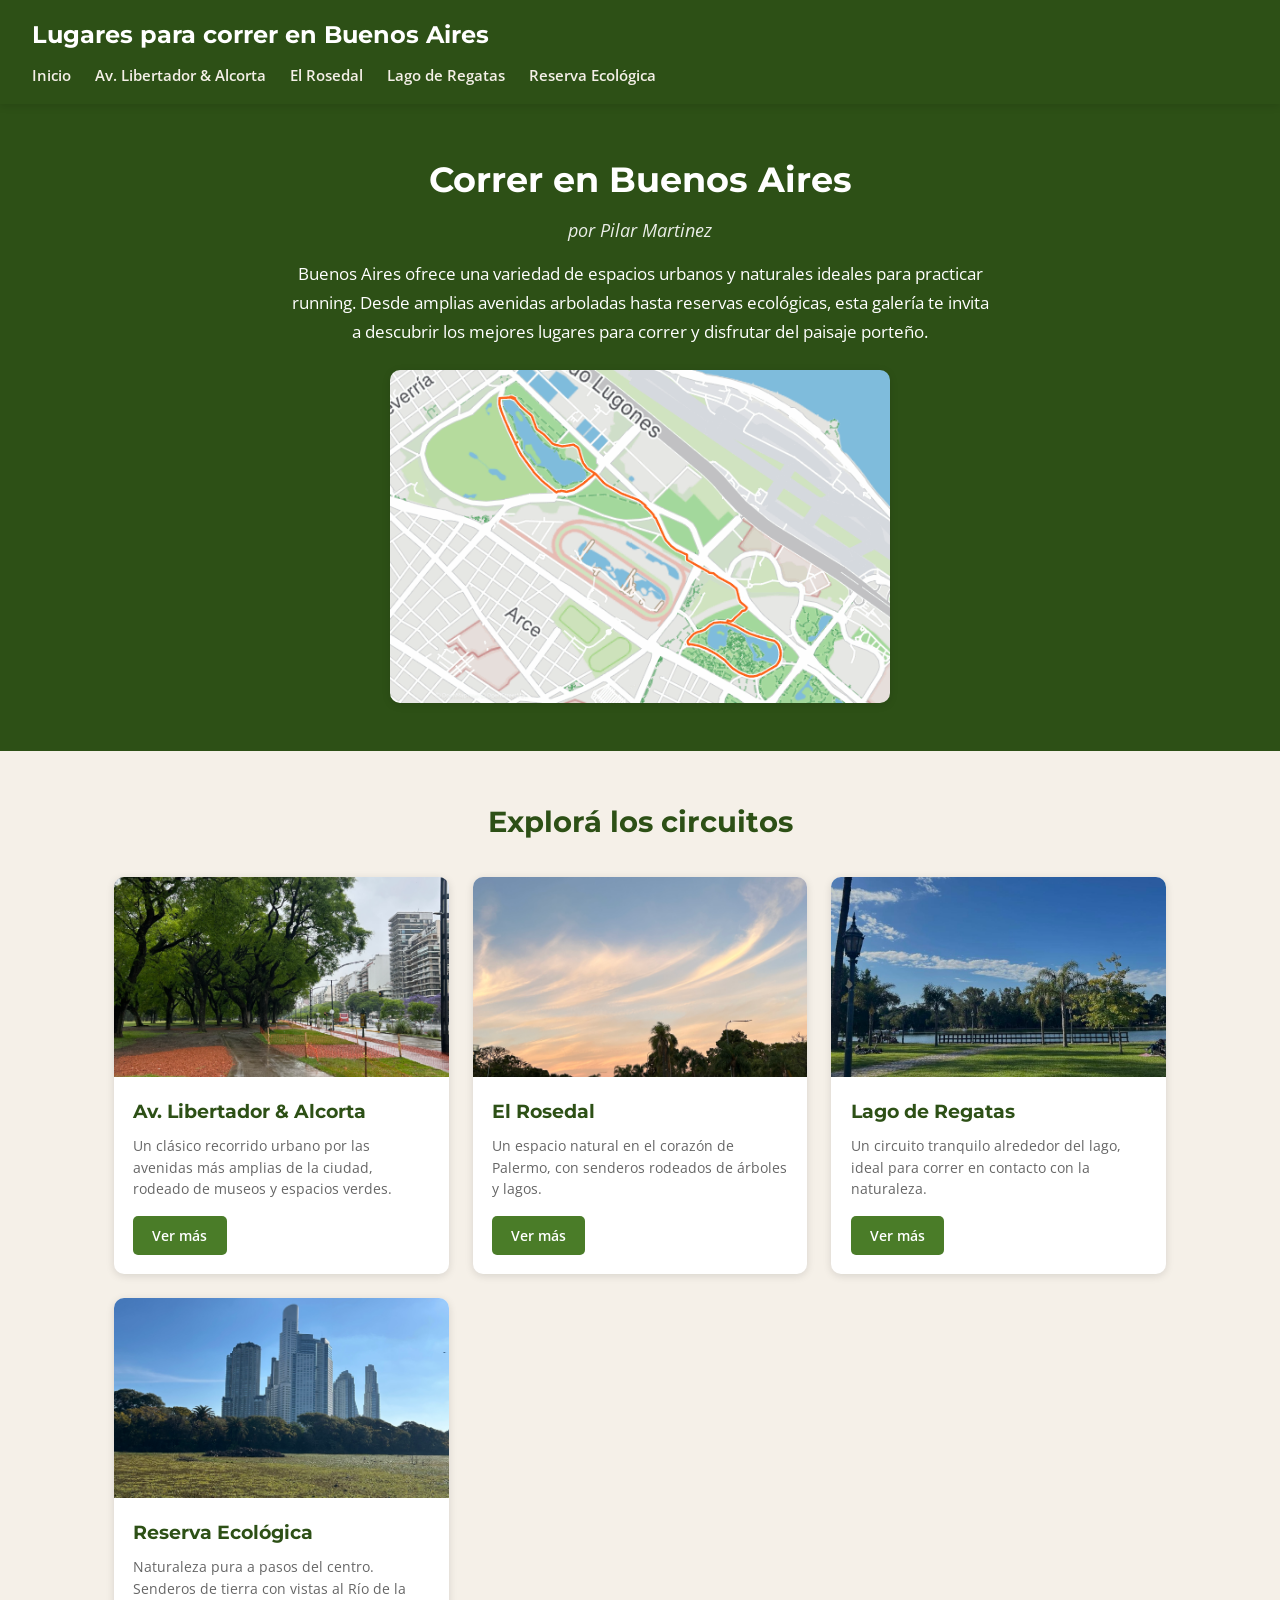
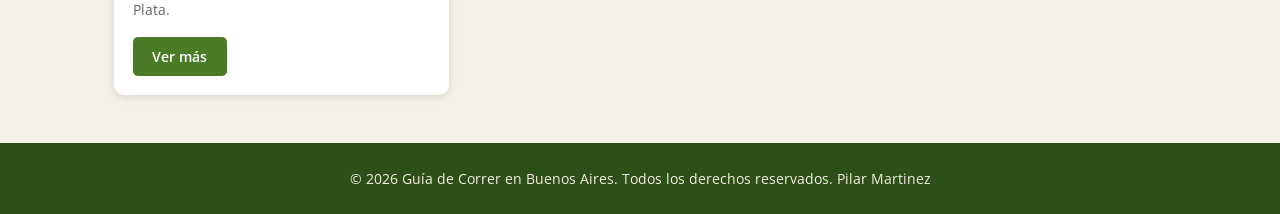
<file: index.html>
<!DOCTYPE html>
<html lang="es">
<head>
    <meta charset="UTF-8">
    <meta name="viewport" content="width=device-width, initial-scale=1.0">
    <title>Lugares para correr en Buenos Aires</title>
    <link rel="stylesheet" href="css/style.css">
</head>
<body>
    <header>
        <h1><a href="index.html">Lugares para correr en Buenos Aires</a></h1>
        <nav>
            <ul>
                <li><a href="index.html">Inicio</a></li>
                <li><a href="Libertador.html">Av. Libertador &amp; Alcorta</a></li>
                <li><a href="Rosedal.html">El Rosedal</a></li>
                <li><a href="Regatas.html">Lago de Regatas</a></li>
                <li><a href="ReservaEcologica.html">Reserva Ecológica</a></li>
            </ul>
        </nav>
    </header>

    <section class="hero">
        <h2>Correr en Buenos Aires</h2>
        <p class="autor">por Pilar Martinez</p>
        <p class="descripcion">
            Buenos Aires ofrece una variedad de espacios urbanos y naturales ideales para practicar running.
            Desde amplias avenidas arboladas hasta reservas ecológicas, esta galería te invita a descubrir
            los mejores lugares para correr y disfrutar del paisaje porteño.
        </p>
        <img src="img/map.png" alt="Mapa de lugares para correr en Buenos Aires">
    </section>

    <main>
        <section class="galeria">
            <h2>Explorá los circuitos</h2>
            <div class="galeria-grid">

                <div class="tarjeta">
                    <img src="img/libertador.jpeg" alt="Avenida Libertador y Figueroa Alcorta">
                    <div class="tarjeta-contenido">
                        <h3>Av. Libertador &amp; Alcorta</h3>
                        <p>Un clásico recorrido urbano por las avenidas más amplias de la ciudad, rodeado de museos y espacios verdes.</p>
                        <a href="Libertador.html">Ver más</a>
                    </div>
                </div>

                <div class="tarjeta">
                    <img src="img/bosques.jpeg" alt="El Rosedal en los Bosques de Palermo">
                    <div class="tarjeta-contenido">
                        <h3>El Rosedal</h3>
                        <p>Un espacio natural en el corazón de Palermo, con senderos rodeados de árboles y lagos.</p>
                        <a href="Rosedal.html">Ver más</a>
                    </div>
                </div>

                <div class="tarjeta">
                    <img src="img/regatas.jpeg" alt="Lago de Regatas">
                    <div class="tarjeta-contenido">
                        <h3>Lago de Regatas</h3>
                        <p>Un circuito tranquilo alrededor del lago, ideal para correr en contacto con la naturaleza.</p>
                        <a href="Regatas.html">Ver más</a>
                    </div>
                </div>

                <div class="tarjeta">
                    <img src="img/reserva.jpeg" alt="Reserva Ecológica Costanera Sur">
                    <div class="tarjeta-contenido">
                        <h3>Reserva Ecológica</h3>
                        <p>Naturaleza pura a pasos del centro. Senderos de tierra con vistas al Río de la Plata.</p>
                        <a href="ReservaEcologica.html">Ver más</a>
                    </div>
                </div>

            </div>
        </section>
    </main>

    <footer>
        <p>&copy; 2026 Guía de Correr en Buenos Aires. Todos los derechos reservados. Pilar Martinez</p>
    </footer>
</body>
</html>
</file>
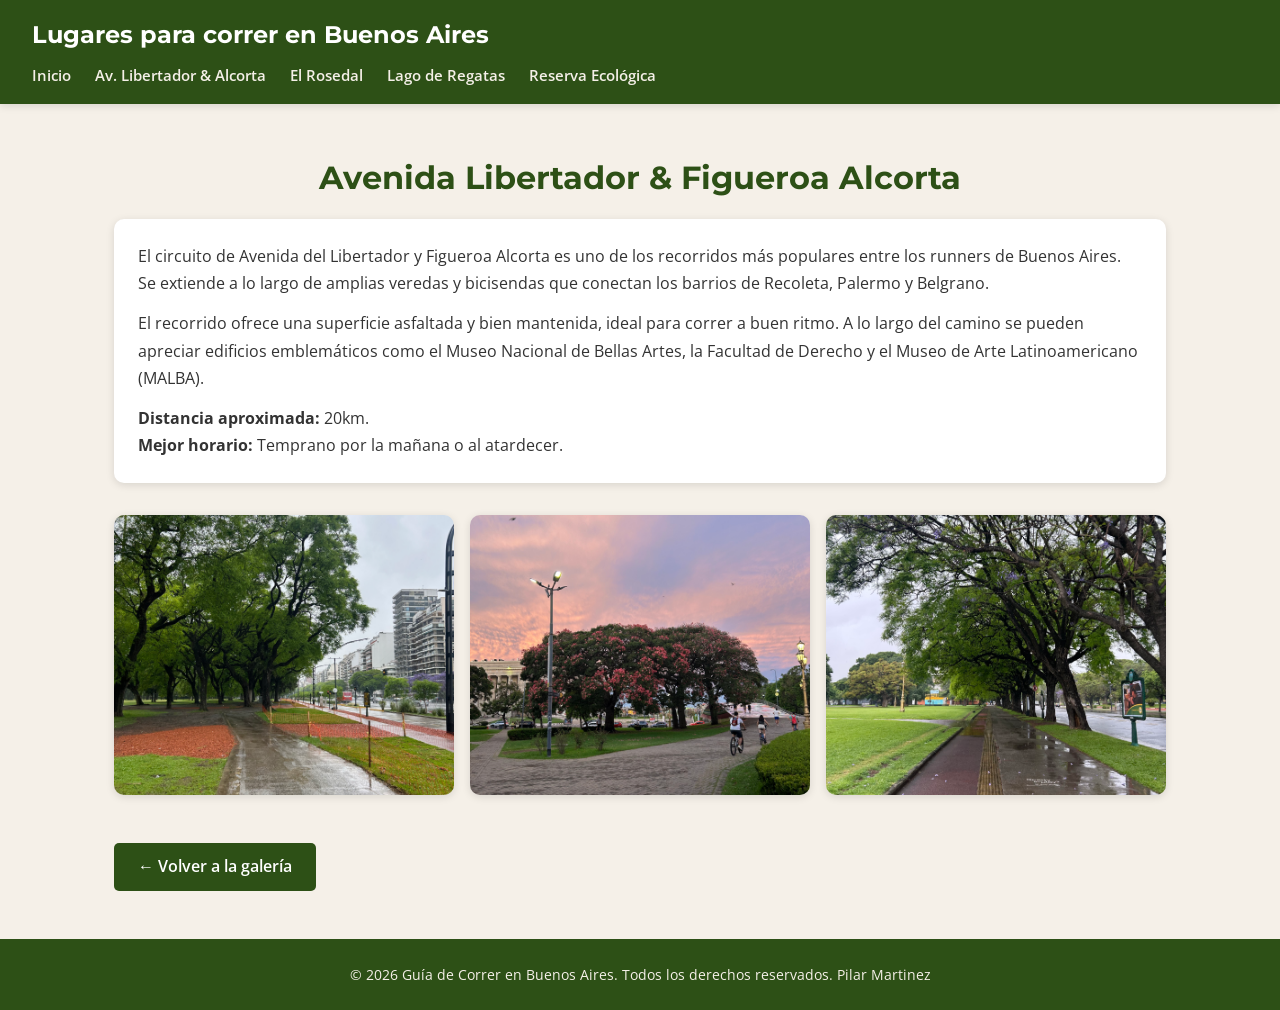
<file: Libertador.html>
<!DOCTYPE html>
<html lang="es">
<head>
    <meta charset="UTF-8">
    <meta name="viewport" content="width=device-width, initial-scale=1.0">
    <title>Avenida Libertador &amp; Alcorta — Lugares para correr en Buenos Aires</title>
    <link rel="stylesheet" href="css/style.css">
</head>
<body>
    <header>
        <h1><a href="index.html">Lugares para correr en Buenos Aires</a></h1>
        <nav>
            <ul>
                <li><a href="index.html">Inicio</a></li>
                <li><a href="Libertador.html">Av. Libertador &amp; Alcorta</a></li>
                <li><a href="Rosedal.html">El Rosedal</a></li>
                <li><a href="Regatas.html">Lago de Regatas</a></li>
                <li><a href="ReservaEcologica.html">Reserva Ecológica</a></li>
            </ul>
        </nav>
    </header>

    <main>
        <section class="detalle">
            <h1>Avenida Libertador &amp; Figueroa Alcorta</h1>

            <div class="detalle-descripcion">
                <p>
                    El circuito de Avenida del Libertador y Figueroa Alcorta es uno de los recorridos más populares
                    entre los runners de Buenos Aires. Se extiende a lo largo de amplias veredas y bicisendas que
                    conectan los barrios de Recoleta, Palermo y Belgrano.
                </p>
                <p>
                    El recorrido ofrece una superficie asfaltada y bien mantenida, ideal para correr a buen ritmo.
                    A lo largo del camino se pueden apreciar edificios emblemáticos como el Museo Nacional de Bellas Artes,
                    la Facultad de Derecho y el Museo de Arte Latinoamericano (MALBA).
                </p>
                <p>
                    <strong>Distancia aproximada:</strong> 20km. <br>
                    <strong>Mejor horario:</strong> Temprano por la mañana o al atardecer.
                </p>
            </div>

            <div class="detalle-imagenes">
                <img src="img/libertador.jpeg" alt="Vista de la Avenida Libertador con árboles a los costados">
                <img src="img/alcorta.jpeg" alt="Corredor en Avenida Figueroa Alcorta">
                <img src="img/alcorta1.jpeg" alt="Paisaje de Avenida Alcorta al atardecer">
            </div>

            <a href="index.html" class="boton-volver">← Volver a la galería</a>
        </section>
    </main>

    <footer>
        <p>&copy; 2026 Guía de Correr en Buenos Aires. Todos los derechos reservados. Pilar Martinez</p>
    </footer>
</body>
</html>
</file>
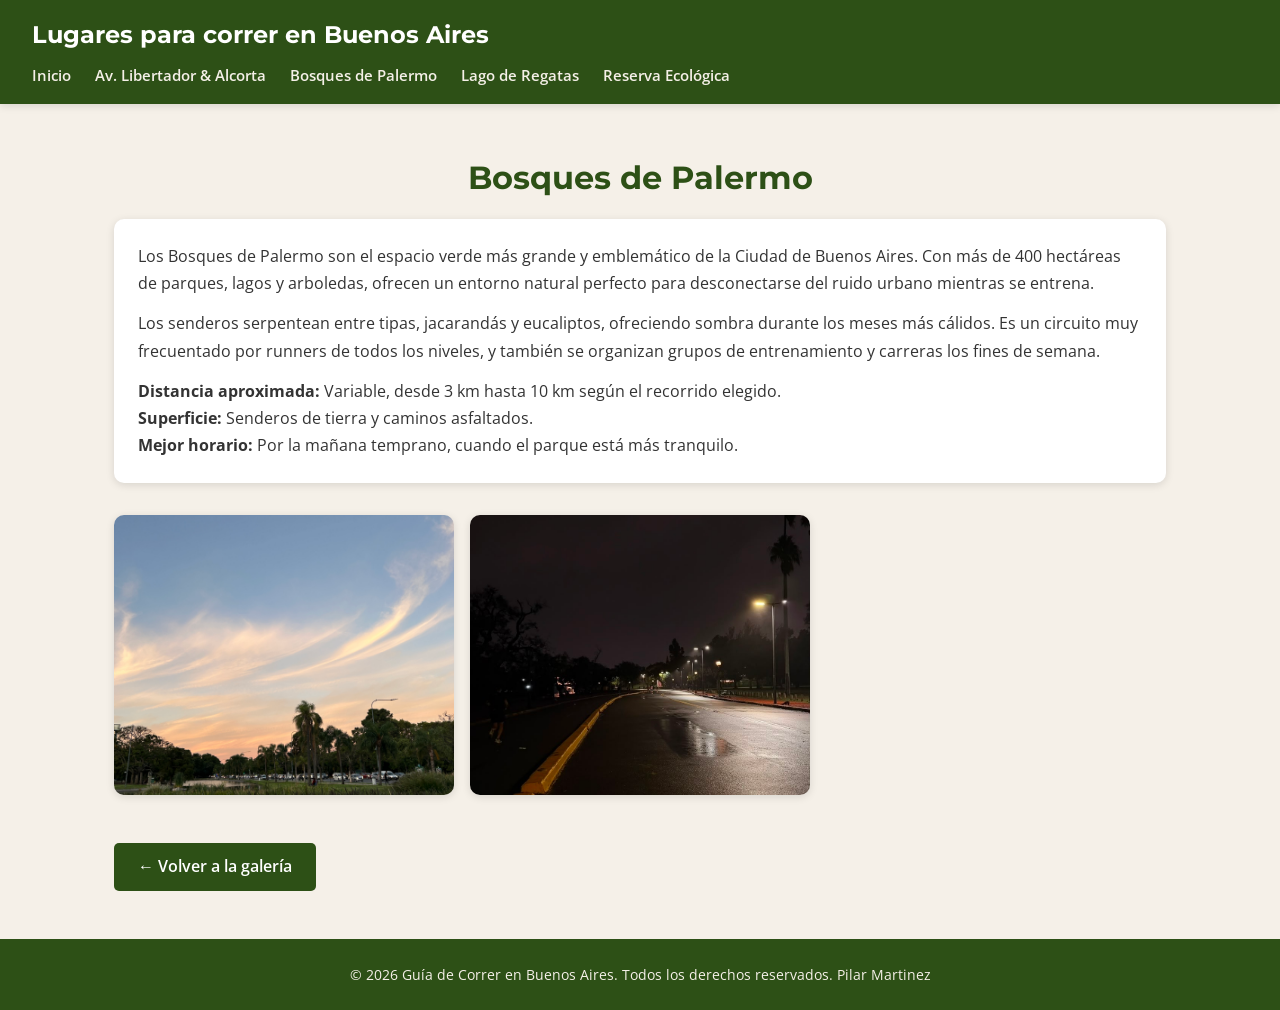
<file: Palermo.html>
<!DOCTYPE html>
<html lang="es">
<head>
    <meta charset="UTF-8">
    <meta name="viewport" content="width=device-width, initial-scale=1.0">
    <title>Bosques de Palermo — Lugares para correr en Buenos Aires</title>
    <link rel="stylesheet" href="css/style.css">
</head>
<body>
    <header>
        <h1><a href="index.html">Lugares para correr en Buenos Aires</a></h1>
        <nav>
            <ul>
                <li><a href="index.html">Inicio</a></li>
                <li><a href="Libertador.html">Av. Libertador &amp; Alcorta</a></li>
                <li><a href="Palermo.html">Bosques de Palermo</a></li>
                <li><a href="Regatas.html">Lago de Regatas</a></li>
                <li><a href="ReservaEcologica.html">Reserva Ecológica</a></li>
            </ul>
        </nav>
    </header>

    <main>
        <section class="detalle">
            <h1>Bosques de Palermo</h1>

            <div class="detalle-descripcion">
                <p>
                    Los Bosques de Palermo son el espacio verde más grande y emblemático de la Ciudad de Buenos Aires.
                    Con más de 400 hectáreas de parques, lagos y arboledas, ofrecen un entorno natural perfecto para
                    desconectarse del ruido urbano mientras se entrena.
                </p>
                <p>
                    Los senderos serpentean entre tipas, jacarandás y eucaliptos, ofreciendo sombra durante
                    los meses más cálidos. Es un circuito muy frecuentado por runners de todos los niveles,
                    y también se organizan grupos de entrenamiento y carreras los fines de semana.
                </p>
                <p>
                    <strong>Distancia aproximada:</strong> Variable, desde 3 km hasta 10 km según el recorrido elegido. <br>
                    <strong>Superficie:</strong> Senderos de tierra y caminos asfaltados. <br>
                    <strong>Mejor horario:</strong> Por la mañana temprano, cuando el parque está más tranquilo.
                </p>
            </div>

            <div class="detalle-imagenes">
                <img src="img/bosques.jpeg" alt="Sendero arbolado en los Bosques de Palermo">
                <img src="img/bosquespalermo.jpeg" alt="Vista panorámica de los Bosques de Palermo">
            </div>

            <a href="index.html" class="boton-volver">← Volver a la galería</a>
        </section>
    </main>

    <footer>
        <p>&copy; 2026 Guía de Correr en Buenos Aires. Todos los derechos reservados. Pilar Martinez</p>
    </footer>
</body>
</html>
</file>
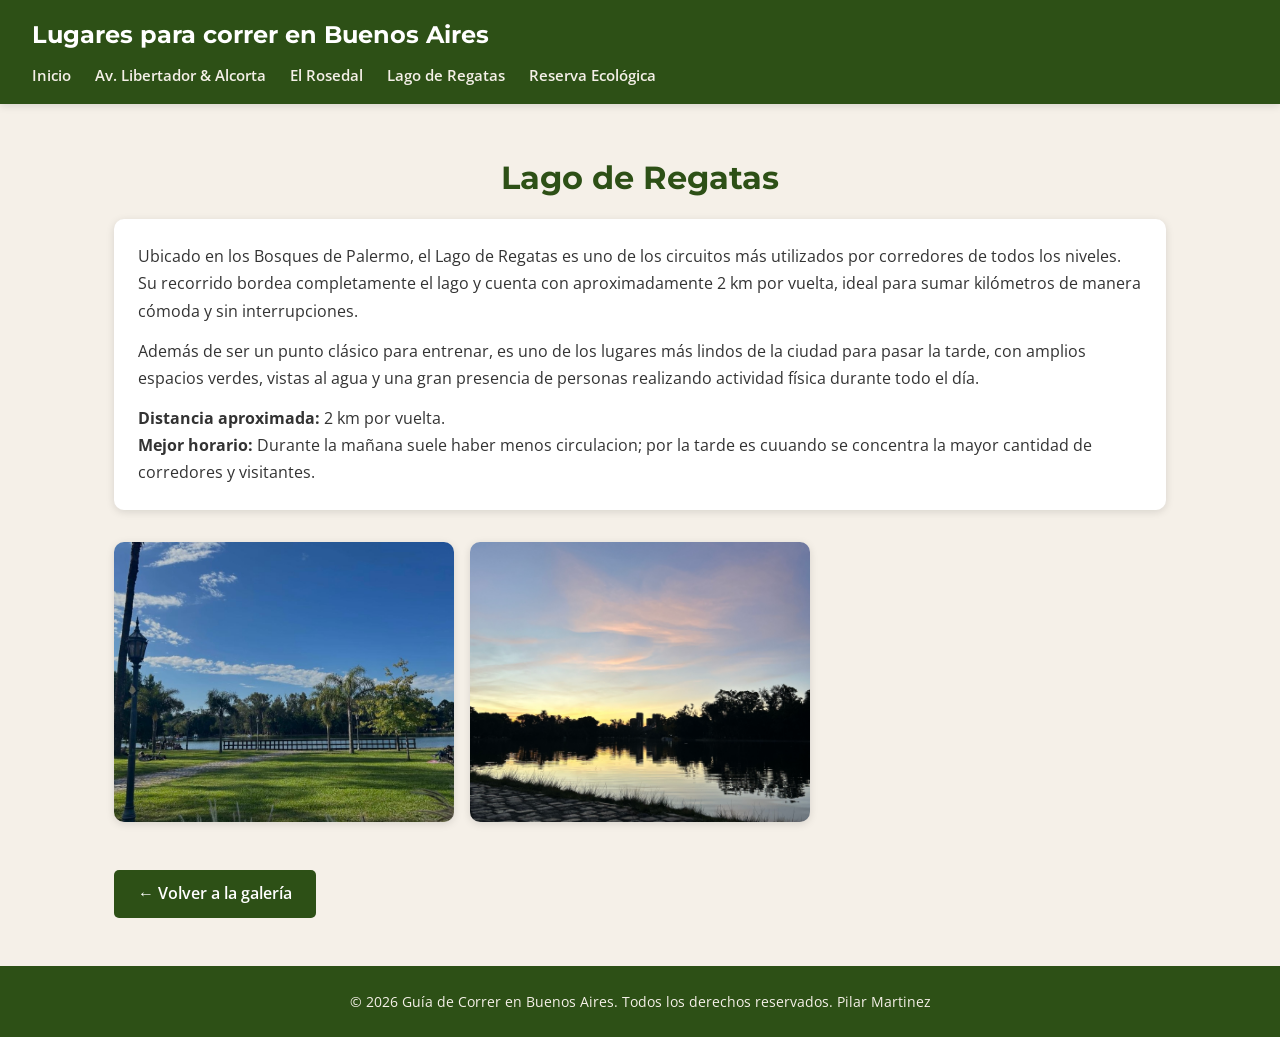
<file: Regatas.html>
<!DOCTYPE html>
<html lang="es">
<head>
    <meta charset="UTF-8">
    <meta name="viewport" content="width=device-width, initial-scale=1.0">
    <title>Lago de Regatas — Lugares para correr en Buenos Aires</title>
    <link rel="stylesheet" href="css/style.css">
</head>
<body>
    <header>
        <h1><a href="index.html">Lugares para correr en Buenos Aires</a></h1>
        <nav>
            <ul>
                <li><a href="index.html">Inicio</a></li>
                <li><a href="Libertador.html">Av. Libertador &amp; Alcorta</a></li>
                <li><a href="Rosedal.html">El Rosedal</a></li>
                <li><a href="Regatas.html">Lago de Regatas</a></li>
                <li><a href="ReservaEcologica.html">Reserva Ecológica</a></li>
            </ul>
        </nav>
    </header>

    <main>
        <section class="detalle">
            <h1>Lago de Regatas</h1>

            <div class="detalle-descripcion">
                <p>
                    Ubicado en los Bosques de Palermo, el Lago de Regatas es 
                    uno de los circuitos más utilizados por corredores de todos los niveles. Su recorrido 
                    bordea completamente el lago y cuenta con aproximadamente 2 km por vuelta, ideal para sumar kilómetros
                    de manera cómoda y sin interrupciones.
                </p>
                <p>
                    Además de ser un punto clásico para entrenar, es uno de los lugares
                    más lindos de la ciudad para pasar la tarde, con amplios espacios verdes, vistas al agua
                    y una gran presencia de personas realizando actividad física durante todo el día.
                </p>
                <p>
                    <strong>Distancia aproximada:</strong> 2 km por vuelta. <br>
                    <strong>Mejor horario:</strong> Durante la mañana suele haber menos circulacion; por la tarde es cuuando se concentra la mayor cantidad de corredores y visitantes.
                </p>
            </div>

            <div class="detalle-imagenes">
                <img src="img/regatas.jpeg" alt="Vista del Lago de Regatas con vegetación">
                <img src="img/regatas1.jpeg" alt="Camino alrededor del Lago de Regatas">
            </div>

            <a href="index.html" class="boton-volver">← Volver a la galería</a>
        </section>
    </main>

    <footer>
        <p>&copy; 2026 Guía de Correr en Buenos Aires. Todos los derechos reservados. Pilar Martinez</p>
    </footer>
</body>
</html>
</file>
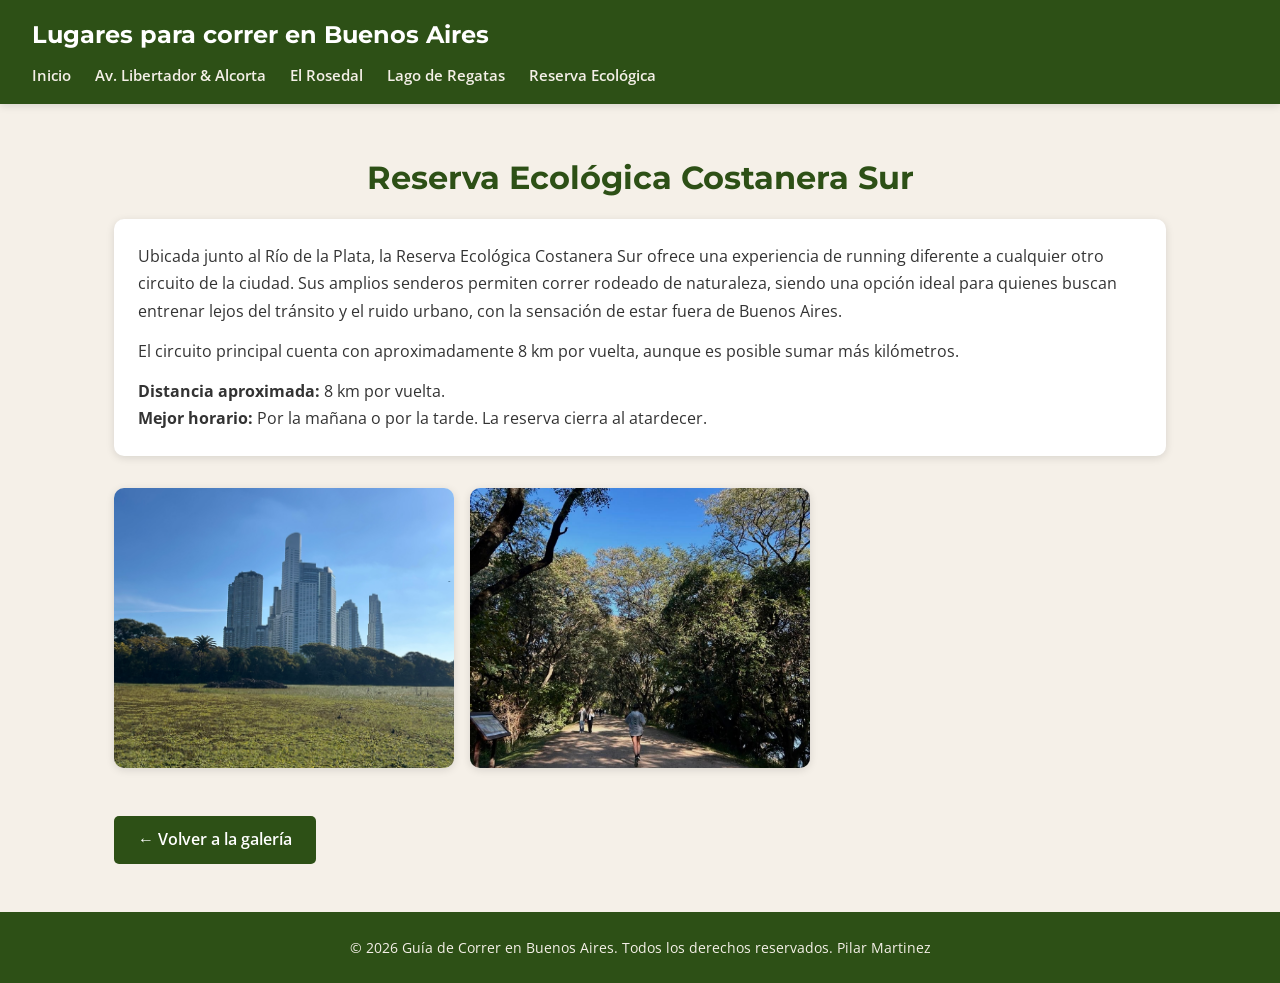
<file: ReservaEcologica.html>
<!DOCTYPE html>
<html lang="es">
<head>
    <meta charset="UTF-8">
    <meta name="viewport" content="width=device-width, initial-scale=1.0">
    <title>Reserva Ecológica Costanera Sur — Lugares para correr en Buenos Aires</title>
    <link rel="stylesheet" href="css/style.css">
</head>
<body>
    <header>
        <h1><a href="index.html">Lugares para correr en Buenos Aires</a></h1>
        <nav>
            <ul>
                <li><a href="index.html">Inicio</a></li>
                <li><a href="Libertador.html">Av. Libertador &amp; Alcorta</a></li>
                <li><a href="Rosedal.html">El Rosedal</a></li>
                <li><a href="Regatas.html">Lago de Regatas</a></li>
                <li><a href="ReservaEcologica.html">Reserva Ecológica</a></li>
            </ul>
        </nav>
    </header>

    <main>
        <section class="detalle">
            <h1>Reserva Ecológica Costanera Sur</h1>

            <div class="detalle-descripcion">
                <p>
                    Ubicada junto al Río de la Plata, la Reserva Ecológica Costanera Sur ofrece una experiencia
                    de running diferente a cualquier otro circuito de la ciudad. Sus amplios senderos permiten
                    correr rodeado de naturaleza, siendo una opción ideal para quienes buscan entrenar lejos del
                    tránsito y el ruido urbano, con la sensación de estar fuera de Buenos Aires.
                </p>
                <p>
                    El circuito principal cuenta con aproximadamente 8 km por vuelta, aunque es posible sumar más kilómetros.
                </p>
                <p>
                    <strong>Distancia aproximada:</strong> 8 km por vuelta. <br>
                    <strong>Mejor horario:</strong> Por la mañana o por la tarde. La reserva cierra al atardecer.
                </p>
            </div>

            <div class="detalle-imagenes">
                <img src="img/reserva.jpeg" alt="Sendero de la Reserva Ecológica Costanera Sur">
                <img src="img/reserva1.jpeg" alt="Vista del Río de la Plata desde la Reserva Ecológica">
            </div>

            <a href="index.html" class="boton-volver">← Volver a la galería</a>
        </section>
    </main>

    <footer>
        <p>&copy; 2026 Guía de Correr en Buenos Aires. Todos los derechos reservados. Pilar Martinez</p>
    </footer>
</body>
</html>
</file>
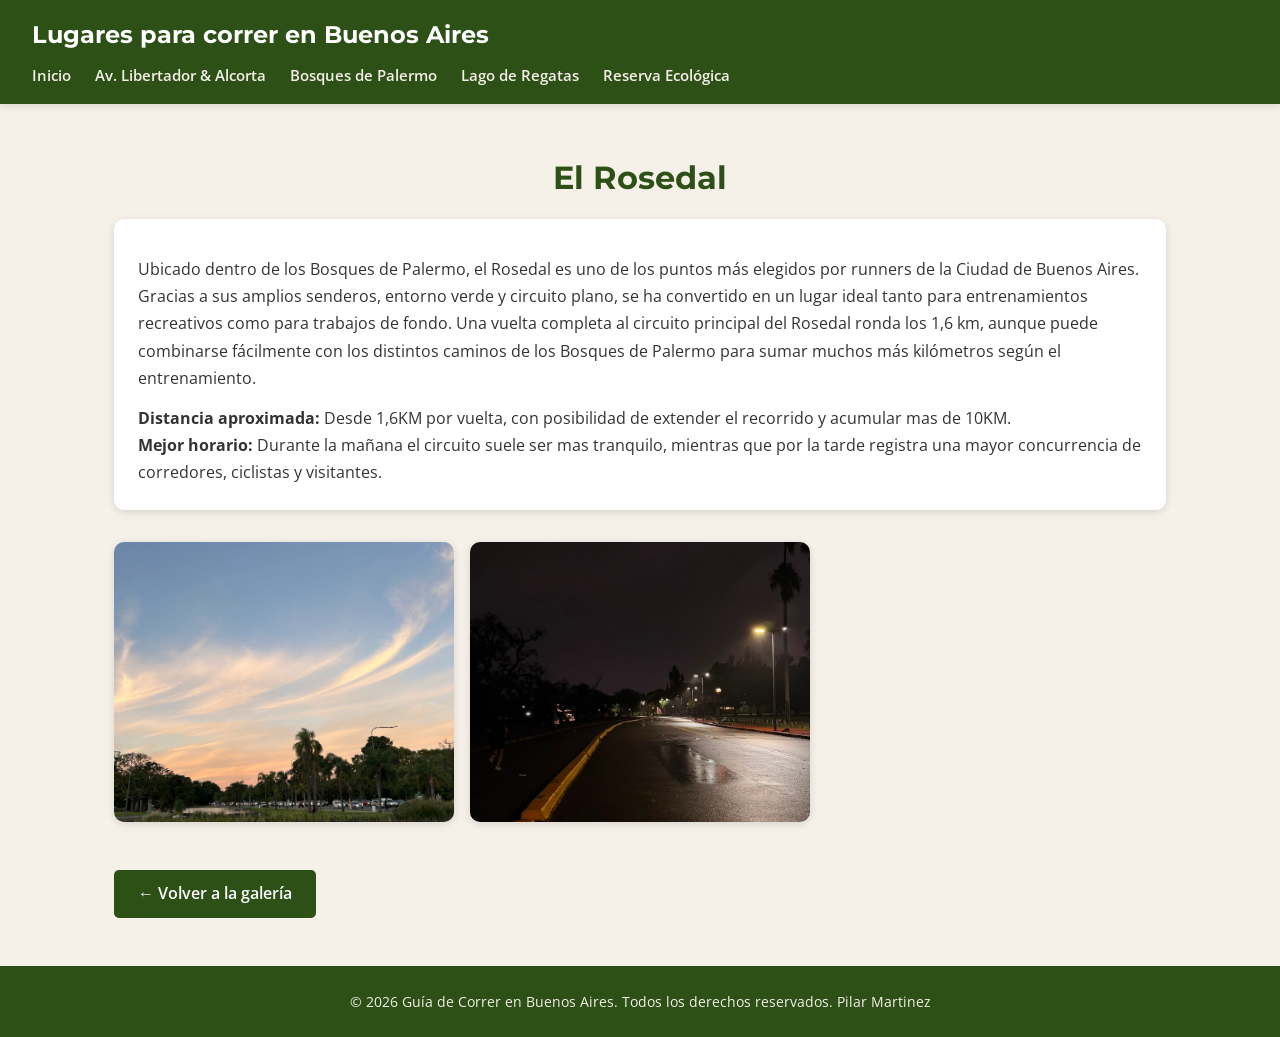
<file: Rosedal.html>
<!DOCTYPE html>
<html lang="es">
<head>
    <meta charset="UTF-8">
    <meta name="viewport" content="width=device-width, initial-scale=1.0">
    <title>El Rosedal — Lugares para correr en Buenos Aires</title>
    <link rel="stylesheet" href="css/style.css">
</head>
<body>
    <header>
        <h1><a href="index.html">Lugares para correr en Buenos Aires</a></h1>
        <nav>
            <ul>
                <li><a href="index.html">Inicio</a></li>
                <li><a href="Libertador.html">Av. Libertador &amp; Alcorta</a></li>
                <li><a href="Palermo.html">Bosques de Palermo</a></li>
                <li><a href="Regatas.html">Lago de Regatas</a></li>
                <li><a href="ReservaEcologica.html">Reserva Ecológica</a></li>
            </ul>
        </nav>
    </header>

    <main>
        <section class="detalle">
            <h1>El Rosedal</h1>

            <div class="detalle-descripcion">
                <p>
                    
                </p>
                <p>
                    Ubicado dentro de los Bosques de Palermo, el Rosedal es uno de los puntos más elegidos por runners de la Ciudad de Buenos Aires. 
                    Gracias a sus amplios senderos, entorno verde y circuito plano, se ha convertido en un lugar ideal tanto para entrenamientos recreativos como para trabajos de fondo. 
                    Una vuelta completa al circuito principal del Rosedal ronda los 1,6 km, aunque puede combinarse 
                    fácilmente con los distintos caminos de los Bosques de Palermo para sumar muchos más kilómetros según el entrenamiento.
                </p>
                <p>
                    <strong>Distancia aproximada:</strong> Desde 1,6KM por vuelta, con posibilidad de extender el recorrido y acumular mas de 10KM. <br>
                    <strong>Mejor horario:</strong> Durante la mañana el circuito suele ser mas tranquilo, mientras que por la tarde registra una mayor concurrencia de corredores, ciclistas y visitantes.
                </p>
            </div>

            <div class="detalle-imagenes">
                <img src="img/bosques.jpeg" alt="Sendero arbolado en los Bosques de Palermo">
                <img src="img/bosquespalermo.jpeg" alt="Vista panorámica de los Bosques de Palermo">
            </div>

            <a href="index.html" class="boton-volver">← Volver a la galería</a>
        </section>
    </main>

    <footer>
        <p>&copy; 2026 Guía de Correr en Buenos Aires. Todos los derechos reservados. Pilar Martinez</p>
    </footer>
</body>
</html>
</file>
<file: css/style.css>
/* ===== Google Fonts ===== */
@import url('https://fonts.googleapis.com/css2?family=Montserrat:wght@400;600;700&family=Open+Sans:wght@400;600&display=swap');

/* ===== Variables CSS ===== */
:root {
    --verde-oscuro: #2D5016;
    --verde-medio: #4A7C28;
    --verde-claro: #6BA33E;
    --crema: #F5F0E8;
    --blanco: #FFFFFF;
    --gris-oscuro: #333333;
    --gris-medio: #666666;
    --sombra: 0 2px 8px rgba(0, 0, 0, 0.12);
    --sombra-hover: 0 6px 20px rgba(0, 0, 0, 0.18);
    --radio: 10px;
    --transicion: 0.3s ease;
}

/* ===== Reset y base ===== */
*,
*::before,
*::after {
    margin: 0;
    padding: 0;
    box-sizing: border-box;
}

body {
    font-family: 'Open Sans', sans-serif;
    background-color: var(--crema);
    color: var(--gris-oscuro);
    line-height: 1.6;
    min-height: 100vh;
    display: flex;
    flex-direction: column;
}

img {
    max-width: 100%;
    height: auto;
    display: block;
}

a {
    text-decoration: none;
    color: var(--verde-medio);
    transition: color var(--transicion);
}

a:hover {
    color: var(--verde-claro);
}

/* ===== Header ===== */
header {
    background-color: var(--verde-oscuro);
    color: var(--blanco);
    padding: 1rem 2rem;
    position: sticky;
    top: 0;
    z-index: 100;
    box-shadow: var(--sombra);
}

header h1 {
    font-family: 'Montserrat', sans-serif;
    font-size: 1.5rem;
    font-weight: 700;
    margin-bottom: 0.5rem;
}

header h1 a {
    color: var(--blanco);
    text-decoration: none;
}

header h1 a:hover {
    color: var(--crema);
}

nav ul {
    list-style: none;
    display: flex;
    gap: 1.5rem;
    flex-wrap: wrap;
}

nav ul li a {
    color: var(--crema);
    font-size: 0.95rem;
    font-weight: 600;
    padding: 0.3rem 0;
    border-bottom: 2px solid transparent;
    transition: border-color var(--transicion), color var(--transicion);
}

nav ul li a:hover {
    color: var(--blanco);
    border-bottom-color: var(--verde-claro);
}

/* ===== Hero (página principal) ===== */
.hero {
    background-color: var(--verde-oscuro);
    color: var(--blanco);
    text-align: center;
    padding: 3rem 2rem;
}

.hero h2 {
    font-family: 'Montserrat', sans-serif;
    font-size: 2.2rem;
    font-weight: 700;
    margin-bottom: 0.5rem;
}

.hero .autor {
    font-size: 1.1rem;
    font-style: italic;
    margin-bottom: 1rem;
    opacity: 0.9;
}

.hero .descripcion {
    font-size: 1.05rem;
    max-width: 700px;
    margin: 0 auto 1.5rem;
    line-height: 1.7;
}

.hero img {
    max-width: 500px;
    margin: 0 auto;
    border-radius: var(--radio);
    box-shadow: var(--sombra);
}

/* ===== Main ===== */
main {
    flex: 1;
    max-width: 1100px;
    width: 100%;
    margin: 0 auto;
    padding: 2rem 1.5rem;
}

/* ===== Sección de galería ===== */
.galeria {
    padding: 1rem 0;
}

.galeria h2 {
    font-family: 'Montserrat', sans-serif;
    font-size: 1.8rem;
    text-align: center;
    color: var(--verde-oscuro);
    margin-bottom: 2rem;
}

.galeria-grid {
    display: grid;
    grid-template-columns: repeat(auto-fill, minmax(250px, 1fr));
    gap: 1.5rem;
}

/* ===== Tarjetas ===== */
.tarjeta {
    background-color: var(--blanco);
    border-radius: var(--radio);
    box-shadow: var(--sombra);
    overflow: hidden;
    transition: transform var(--transicion), box-shadow var(--transicion);
}

.tarjeta:hover {
    transform: translateY(-5px);
    box-shadow: var(--sombra-hover);
}

.tarjeta img {
    width: 100%;
    height: 200px;
    object-fit: cover;
}

.tarjeta-contenido {
    padding: 1.2rem;
}

.tarjeta-contenido h3 {
    font-family: 'Montserrat', sans-serif;
    font-size: 1.2rem;
    color: var(--verde-oscuro);
    margin-bottom: 0.5rem;
}

.tarjeta-contenido p {
    font-size: 0.9rem;
    color: var(--gris-medio);
    margin-bottom: 1rem;
    line-height: 1.5;
}

.tarjeta-contenido a {
    display: inline-block;
    background-color: var(--verde-medio);
    color: var(--blanco);
    padding: 0.5rem 1.2rem;
    border-radius: 5px;
    font-weight: 600;
    font-size: 0.9rem;
    transition: background-color var(--transicion);
}

.tarjeta-contenido a:hover {
    background-color: var(--verde-claro);
    color: var(--blanco);
}

/* ===== Página de detalle (elementos) ===== */
.detalle {
    padding: 1rem 0;
}

.detalle h1 {
    font-family: 'Montserrat', sans-serif;
    font-size: 2rem;
    color: var(--verde-oscuro);
    margin-bottom: 1rem;
    text-align: center;
}

.detalle-descripcion {
    background-color: var(--blanco);
    padding: 1.5rem;
    border-radius: var(--radio);
    box-shadow: var(--sombra);
    margin-bottom: 2rem;
    line-height: 1.7;
}

.detalle-descripcion p {
    margin-bottom: 0.8rem;
}

.detalle-descripcion p:last-child {
    margin-bottom: 0;
}

.detalle-imagenes {
    display: grid;
    grid-template-columns: repeat(auto-fill, minmax(300px, 1fr));
    gap: 1rem;
    margin-bottom: 2rem;
}

.detalle-imagenes img {
    width: 100%;
    height: 280px;
    object-fit: cover;
    border-radius: var(--radio);
    box-shadow: var(--sombra);
    transition: transform var(--transicion);
}

.detalle-imagenes img:hover {
    transform: scale(1.02);
}

/* ===== Botón volver ===== */
.boton-volver {
    display: inline-block;
    background-color: var(--verde-oscuro);
    color: var(--blanco);
    padding: 0.7rem 1.5rem;
    border-radius: 5px;
    font-weight: 600;
    font-size: 1rem;
    transition: background-color var(--transicion);
    margin-top: 1rem;
}

.boton-volver:hover {
    background-color: var(--verde-medio);
    color: var(--blanco);
}

/* ===== Footer ===== */
footer {
    background-color: var(--verde-oscuro);
    color: var(--crema);
    text-align: center;
    padding: 1.5rem 2rem;
    margin-top: auto;
    font-size: 0.9rem;
}

/* ===== Responsive ===== */
@media (max-width: 768px) {
    header {
        padding: 1rem;
    }

    header h1 {
        font-size: 1.2rem;
    }

    nav ul {
        flex-direction: column;
        gap: 0.5rem;
    }

    .hero h2 {
        font-size: 1.6rem;
    }

    .hero img {
        max-width: 100%;
    }

    main {
        padding: 1.5rem 1rem;
    }

    .galeria h2 {
        font-size: 1.4rem;
    }

    .galeria-grid {
        grid-template-columns: 1fr;
    }

    .detalle h1 {
        font-size: 1.5rem;
    }

    .detalle-imagenes {
        grid-template-columns: 1fr;
    }
}
</file>
